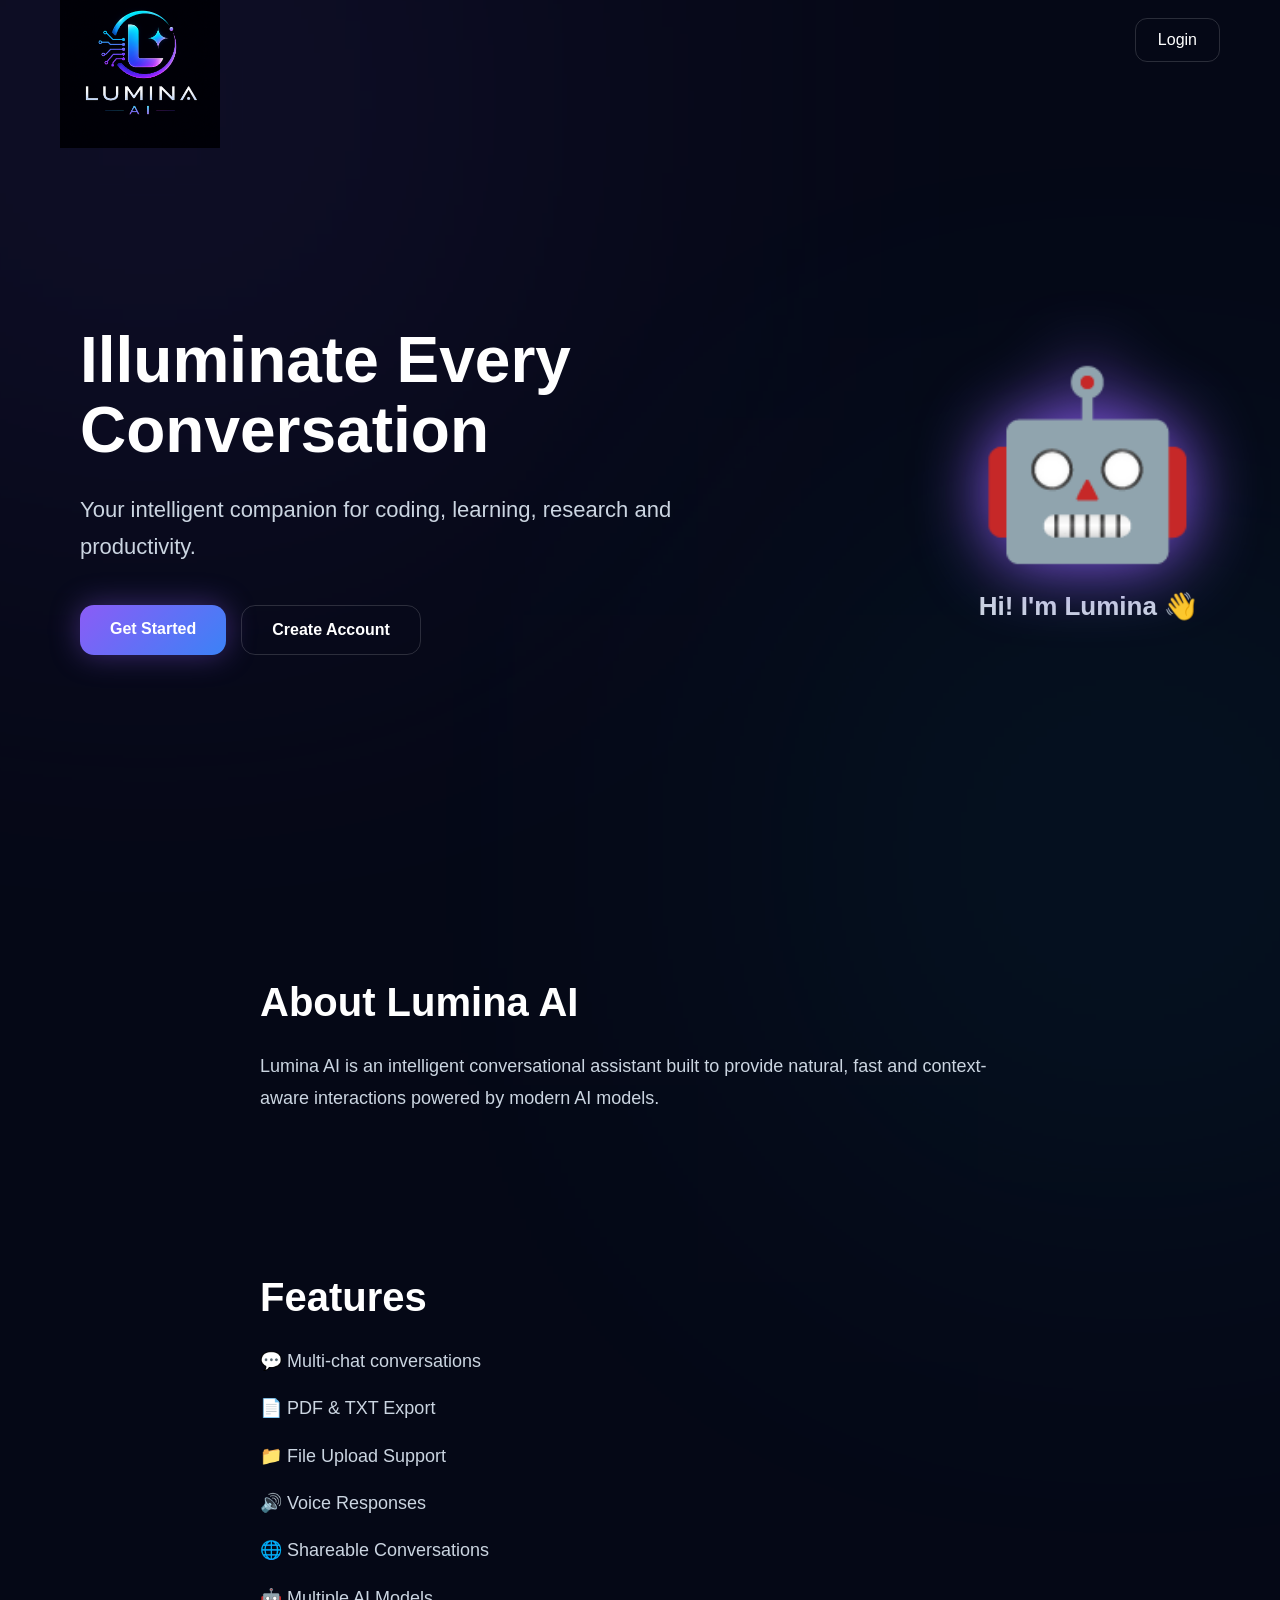
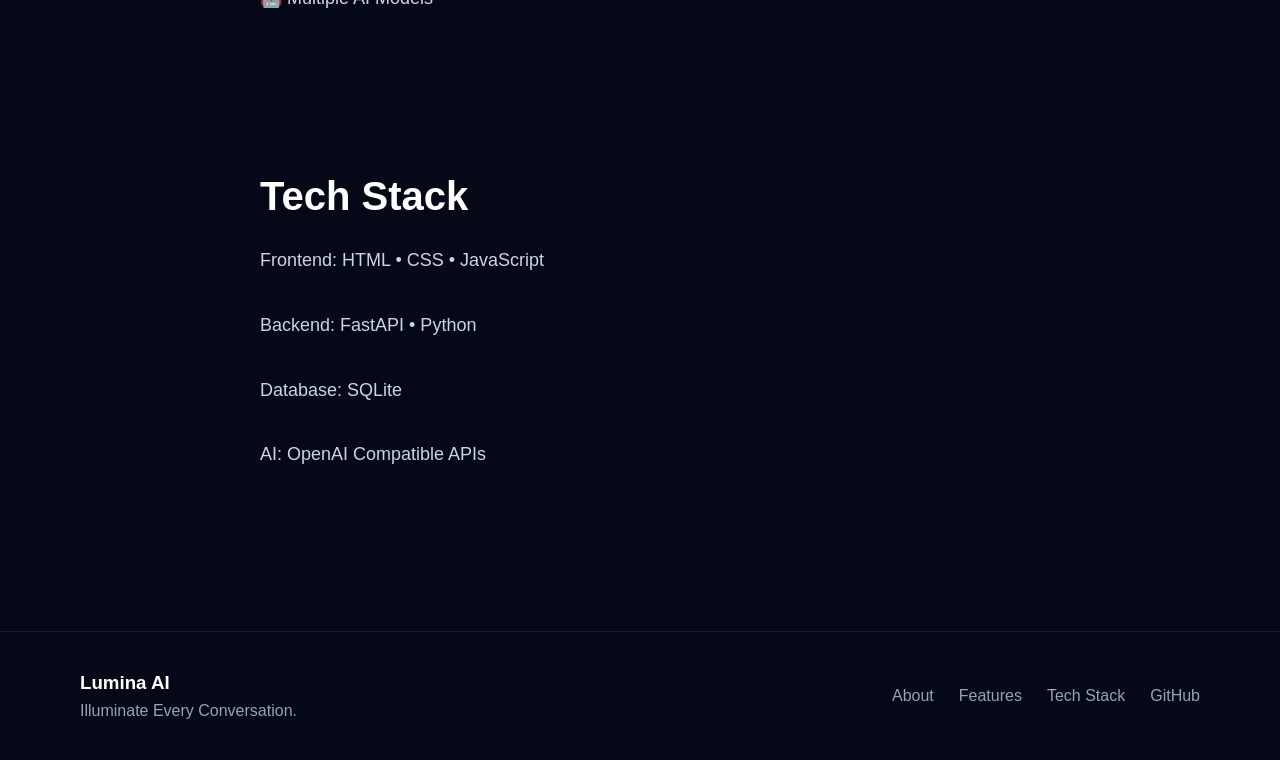
<file: frontend/home.html>
<!DOCTYPE html>
<html>

<head>

    <title>Lumina AI</title>

    <link
        rel="stylesheet"
        href="landing.css"
    >

</head>

<body>

    <nav>

        <div class="hero-logo">
    <img src="assets/logo.png" alt="Lumina AI">
</div>

        <a
            href="login.html"
            class="login-btn"
        >
            Login
        </a>

    </nav>

    <main>

        <div class="hero-left">

            <h1>

                Illuminate Every Conversation

            </h1>

            <p>

                Your intelligent companion
                for coding, learning,
                research and productivity.

            </p>

            <div class="hero-buttons">

                <a href="login.html">

                    Get Started

                </a>

                <a href="register.html">

                    Create Account

                </a>

            </div>

        </div>

        <div class="hero-right">

            <div class="robot">

                🤖

            </div>

            <h2 id="typing-text">

            </h2>

        </div>

    </main>

    <script src="landing.js"></script>
    <section id="about" class="info-section">

    <h2>About Lumina AI</h2>

    <p>
        Lumina AI is an intelligent conversational assistant
        built to provide natural, fast and context-aware
        interactions powered by modern AI models.
    </p>

</section>

<section id="features" class="info-section">

    <h2>Features</h2>

    <ul>

        <li>💬 Multi-chat conversations</li>

        <li>📄 PDF & TXT Export</li>

        <li>📁 File Upload Support</li>

        <li>🔊 Voice Responses</li>

        <li>🌐 Shareable Conversations</li>

        <li>🤖 Multiple AI Models</li>

    </ul>

</section>

<section id="tech" class="info-section">

    <h2>Tech Stack</h2>

    <p>

        Frontend:
        HTML • CSS • JavaScript

        <br><br>

        Backend:
        FastAPI • Python

        <br><br>

        Database:
        SQLite

        <br><br>

        AI:
        OpenAI Compatible APIs

    </p>

</section>

<footer>

    <div class="footer-container">

        <div class="footer-brand">

            <h3>Lumina AI</h3>

            <p>
                Illuminate Every Conversation.
            </p>

        </div>

        <div class="footer-links">

            <a href="#about">
                About
            </a>

            <a href="#features">
                Features
            </a>

            <a href="#tech">
                Tech Stack
            </a>

            <a href="https://github.com/YOUR_USERNAME/live-ai-assistant"
               target="_blank">
                GitHub
            </a>

        </div>

    </div>

</footer>
</body>

</html>
</file>
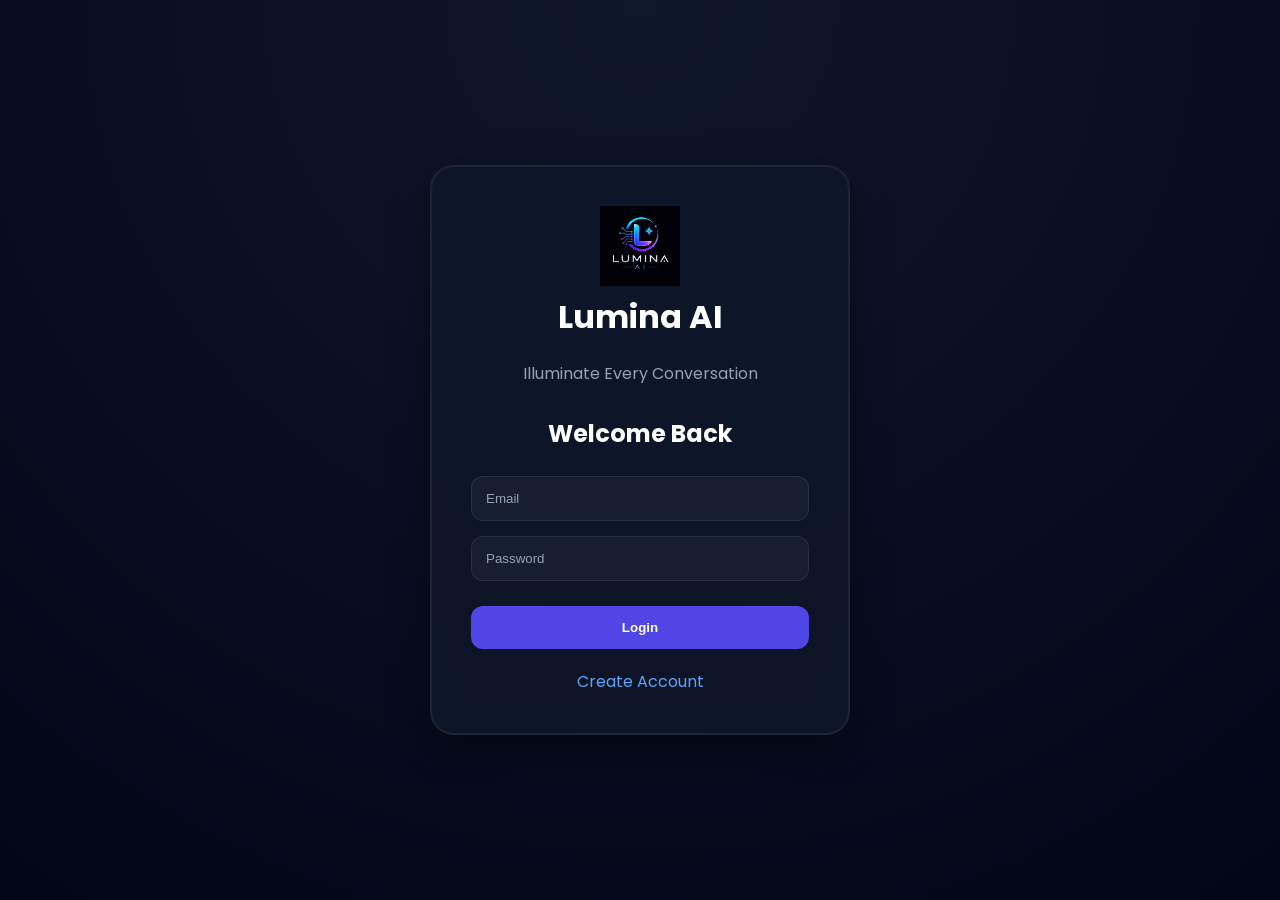
<file: frontend/login.html>
<!DOCTYPE html>
<html>

<head>
    <title>Login | Lumina AI</title>

    <link rel="stylesheet" href="auth.css">

    <link
        href="https://fonts.googleapis.com/css2?family=Poppins:wght@300;400;500;600;700&display=swap"
        rel="stylesheet"
    >
</head>

<div class="auth-page">

    <div class="auth-card">

        <div class="auth-logo">
    <img src="assets/logo.png" alt="Lumina AI">
    <h1>Lumina AI</h1>
</div>

        <p class="auth-subtitle">
            Illuminate Every Conversation
        </p>

        <h2>Welcome Back</h2>

        <input
            id="email"
            placeholder="Email"
        >

        <input
            id="password"
            type="password"
            placeholder="Password"
        >

        <button onclick="login()">
            Login
        </button>

        <a href="register.html">
            Create Account
        </a>

    </div>

</div>

<script src="script.js"></script>

</html>
</file>
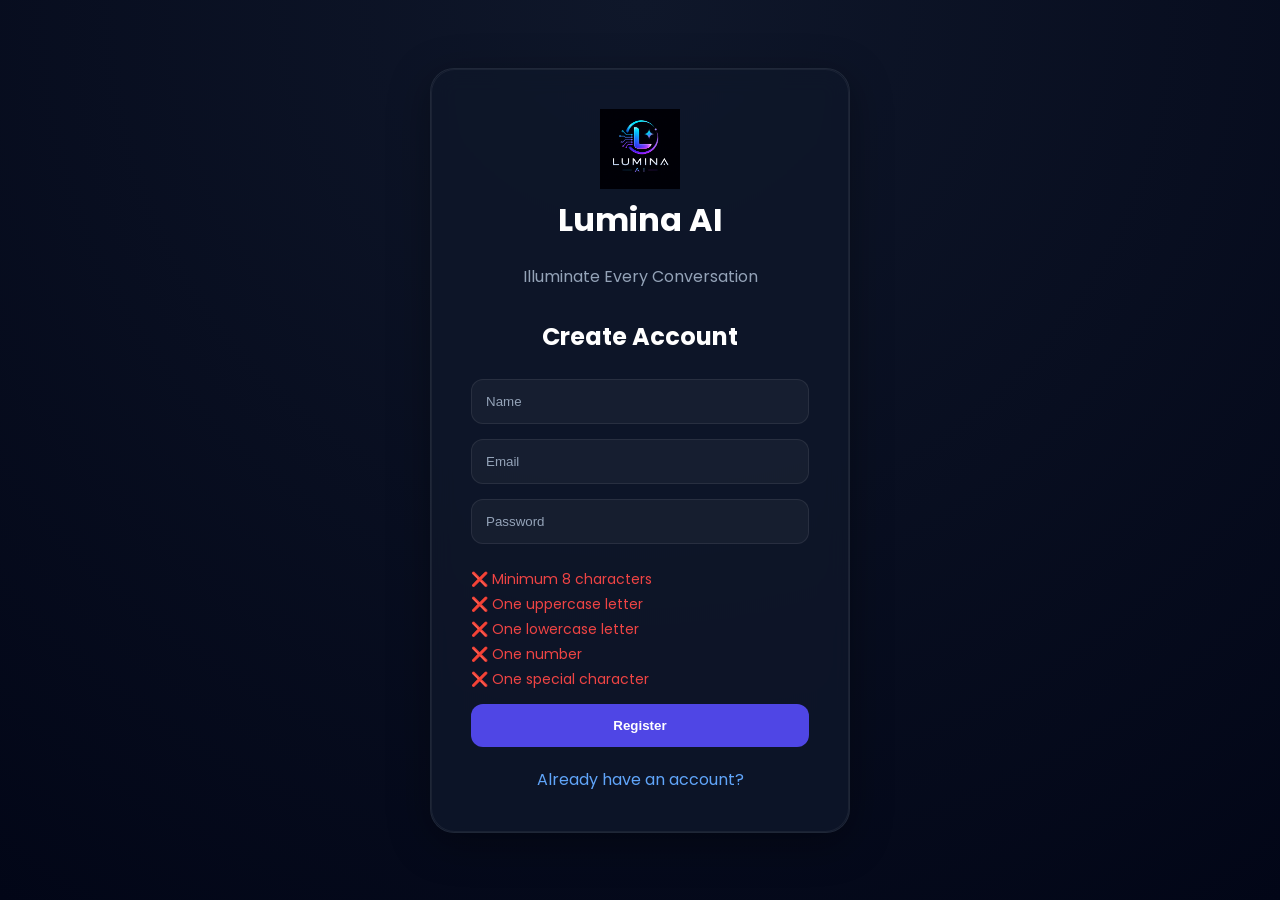
<file: frontend/register.html>
<!DOCTYPE html>
<html>

<head>
    <title>Register | Lumina AI</title>

    <link rel="stylesheet" href="auth.css">

    <link
        href="https://fonts.googleapis.com/css2?family=Poppins:wght@300;400;500;600;700&display=swap"
        rel="stylesheet"
    >
</head>

<div class="auth-page">

    <div class="auth-card">

        <div class="auth-logo">
    <img src="assets/logo.png" alt="Lumina AI">
    <h1>Lumina AI</h1>
</div>
        <p class="auth-subtitle">
            Illuminate Every Conversation
        </p>

        <h2>Create Account</h2>

        <input
            id="name"
            placeholder="Name"
        >

        <input
            id="email"
            placeholder="Email"
        >

        <input
            id="password"
            type="password"
            placeholder="Password"
        >

        <div id="password-rules">

    <p id="length-rule">❌ Minimum 8 characters</p>

    <p id="uppercase-rule">❌ One uppercase letter</p>

    <p id="lowercase-rule">❌ One lowercase letter</p>

    <p id="number-rule">❌ One number</p>

    <p id="special-rule">❌ One special character</p>

</div>  


        <button onclick="register()">
            Register
        </button>

        <a href="login.html">
            Already have an account?
        </a>

    </div>

</div>

<script src="script.js"></script>

</html>
</file>
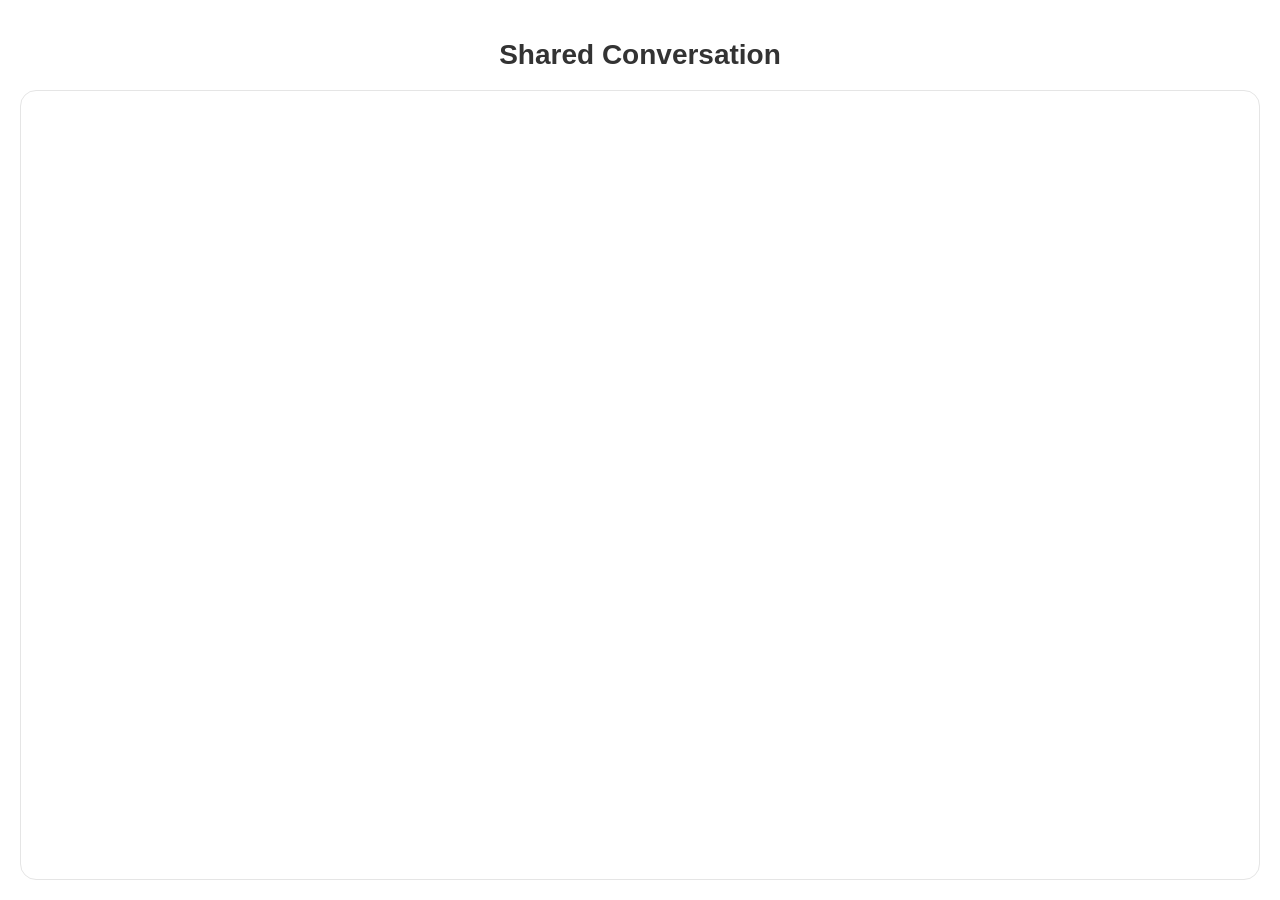
<file: frontend/share.html>
<!DOCTYPE html>
<html>

<head>

    <title>Shared Chat</title>

    <link
        rel="stylesheet"
        href="style.css"
    >

</head>

<body>

    <div class="container">

        <h1>
            Shared Conversation
        </h1>

        <div id="chat-box"></div>

    </div>

    <script>

        async function loadSharedChat() {

            const params =
                new URLSearchParams(
                    window.location.search
                );

            const token =
                params.get("token");

            const response =
                await fetch(
                    `http://127.0.0.1:8000/shared/${token}`
                );

            const messages =
                await response.json();

            const chatBox =
                document.getElementById(
                    "chat-box"
                );

            chatBox.innerHTML = "";

            messages.forEach(message => {

                const cls =
                    message.role === "user"
                    ? "user-message"
                    : "ai-message";

                chatBox.innerHTML += `
                    <div class="message ${cls}">

                        <div class="message-content">

                            <div class="bubble">
                                ${message.content}
                            </div>

                        </div>

                    </div>
                `;
            });
        }

        loadSharedChat();

    </script>

</body>

</html>
</file>
<file: frontend/landing.css>
* {
    margin: 0;
    padding: 0;
    box-sizing: border-box;
}

body {

    font-family: 'Poppins', sans-serif;

    background: #050816;

    color: white;

    min-height: 100vh;

    overflow-x: hidden;
}

/* Background Glow */

body::before {

    content: "";

    position: absolute;

    width: 600px;
    height: 600px;

    background: #8b5cf6;

    filter: blur(250px);

    opacity: 0.15;

    top: -200px;
    left: -150px;

    z-index: -1;
}

body::after {

    content: "";

    position: absolute;

    width: 500px;
    height: 500px;

    background: #06b6d4;

    filter: blur(220px);

    opacity: 0.12;

    bottom: -200px;
    right: -100px;

    z-index: -1;
}

/* NAVBAR */

nav {

    height: 80px;

    display: flex;

    justify-content: space-between;

    align-items: center;

    padding: 0 60px;
}

.hero-logo {
    margin-bottom: 25px;
    margin-top: 80px;
}

.hero-logo img {
    width: 160px;
    height: auto;
    object-fit: contain;
    display: block;
}

.login-btn {

    text-decoration: none;

    color: white;

    padding: 12px 22px;

    border-radius: 12px;

    border: 1px solid rgba(255,255,255,0.15);

    transition: 0.3s;
}

.login-btn:hover {

    background: rgba(255,255,255,0.08);
}

/* HERO */

main {

    height: calc(100vh - 80px);

    display: flex;

    align-items: center;

    justify-content: space-between;

    padding: 0 80px;
}

/* LEFT */

.hero-left {

    max-width: 650px;
}

.hero-left h1 {

    font-size: 64px;

    line-height: 1.1;

    margin-bottom: 25px;
}

.hero-left p {

    font-size: 22px;

    color: #cbd5e1;

    margin-bottom: 40px;

    line-height: 1.7;
}

.hero-buttons {

    display: flex;

    gap: 15px;
}

.hero-buttons a {

    text-decoration: none;

    color: white;

    padding: 15px 30px;

    border-radius: 14px;

    font-weight: 600;

    transition: 0.3s;
}

.hero-buttons a:first-child {

    background:
    linear-gradient(
        135deg,
        #8b5cf6,
        #3b82f6
    );

    box-shadow:
    0 0 30px rgba(
        139,
        92,
        246,
        0.4
    );
}

.hero-buttons a:last-child {

    border:
    1px solid rgba(
        255,
        255,
        255,
        0.15
    );
}

.hero-buttons a:hover {

    transform: translateY(-3px);
}

/* ROBOT */

.hero-right {

    text-align: center;
}

.robot {

    font-size: 180px;

    animation:
    float 3s ease-in-out infinite;

    filter:
    drop-shadow(
        0 0 35px #8b5cf6
    );
}

#typing-text {

    margin-top: 20px;

    font-size: 26px;

    color: #cbd5e1;
}

@keyframes float {

    0% {
        transform: translateY(0);
    }

    50% {
        transform: translateY(-20px);
    }

    100% {
        transform: translateY(0);
    }
}

.info-section{

    padding:80px 120px;

    max-width:1000px;

    margin:auto;
}

.info-section h2{

    font-size:40px;

    margin-bottom:25px;

    color:white;
}

.info-section p,
.info-section li{

    color:#cbd5e1;

    font-size:18px;

    line-height:1.8;
}

.info-section ul{

    list-style:none;

    display:flex;

    flex-direction:column;

    gap:15px;
}

/* FOOTER */

footer{

    margin-top:80px;

    border-top:
    1px solid rgba(
        255,
        255,
        255,
        0.08
    );

    padding:40px 80px;
}

.footer-container{

    display:flex;

    justify-content:space-between;

    align-items:center;

    flex-wrap:wrap;
}

.footer-brand h3{

    color:white;

    margin-bottom:8px;
}

.footer-brand p{

    color:#94a3b8;
}

.footer-links{

    display:flex;

    gap:25px;
}

.footer-links a{

    color:#94a3b8;

    text-decoration:none;

    transition:.3s;
}

.footer-links a:hover{

    color:white;
}
</file>
<file: frontend/auth.css>
*{
    margin:0;
    padding:0;
    box-sizing:border-box;
}

body{
    font-family:'Poppins',sans-serif;
}

.auth-page{

    min-height:100vh;

    display:flex;
    justify-content:center;
    align-items:center;

    background:
    radial-gradient(
        circle at top,
        #0f172a,
        #020617
    );

    overflow:hidden;
}

.auth-card{

    width:420px;

    padding:40px;

    border-radius:24px;

    background:
    rgba(15,23,42,0.85);

    backdrop-filter:blur(12px);

    border:
    1px solid rgba(255,255,255,0.08);

    box-shadow:
    0 10px 40px rgba(0,0,0,0.35);

    position:relative;
}

.auth-card::before{

    content:"";

    position:absolute;

    inset:0;

    border-radius:24px;

    border:1px solid rgba(255,255,255,0.06);

    pointer-events:none;
}

.auth-logo{
    text-align:center;
    margin-bottom:20px;
    color: white;
}

.auth-logo img{

    width:80px;

    height:80px;

    object-fit:contain;
}
.auth-subtitle{

    text-align:center;

    color:#94a3b8;

    margin-bottom:30px;
}

.auth-card h2{

    text-align:center;

    color:white;

    margin-bottom:25px;
}

.auth-card input{

    width:100%;

    margin-bottom:15px;

    padding:14px;

    border-radius:12px;

    border:1px solid rgba(255,255,255,0.08);

    background:
    rgba(255,255,255,0.04);

    color:white;

    outline:none;

    transition:.25s;
}

.auth-card input:focus{

    border-color:#6366f1;

    background:
    rgba(255,255,255,0.06);
}

.auth-card input::placeholder{

    color:#94a3b8;
}

.auth-card button{

    width:100%;

    padding:14px;

    border:none;

    border-radius:12px;

    cursor:pointer;

    font-weight:600;

    color:white;

    background:#4f46e5;

    margin-top:10px;

    transition:.3s;
}

.auth-card button:hover{

    background:#6366f1;

    transform:translateY(-2px);
}

.auth-card a{

    display:block;

    text-align:center;

    margin-top:20px;

    color:#60a5fa;

    text-decoration:none;
}

#password-rules{
    margin-top:10px;
    font-size:14px;
}

#password-rules p{
    margin:4px 0;
    color:#ef4444;
}

.valid{
    color:#22c55e !important;
}
</file>
<file: frontend/style.css>
.app-layout {

    display: flex;
    height: 100vh;
}

/* SIDEBAR */
.sidebar {
    width: 280px;
    height: 100vh;
    min-width: 280px;
    box-sizing: border-box;
    display: flex;
    flex-direction: column;
    background: #f8f9fa;
    border-right: 1px solid #e5e5e5;
    overflow: hidden;
}

#new-chat-btn {
    width: 100%;
    margin-bottom: 15px;
    background: white;
    color: black;
    border: 1px solid #ddd;
    border-radius: 12px;
    font-weight: 600;
    height: 52px;
}

.dark-mode #new-chat-btn {
    background: #2f2f2f;
    color: white;
    border: 1px solid #444;
}

#new-chat-btn:hover {

    background: #3a3a3a;
}

#chat-list {
    flex: 1;
    overflow-y: auto;
}

body {
    margin: 0;
    font-family: 'Poppins', sans-serif;
    background: #ffffff;
    color: #111;
}

.container {
    flex: 1;
    display: flex;
    flex-direction: column;
    height: 100vh;
    padding: 20px;
    box-sizing: border-box;
    overflow:hidden;
}

h1 {
    text-align: center;
    color: #333;
    font-size: 28px;
    font-weight: 600;
}

#chat-box {
    flex : 1;
    width : 100%;
    box-sizing: border-box;
    background:  white;
    border: 1px solid #e5e5e5;
    border-radius: 16px;
    padding: 20px;
    overflow-y: auto;
    min-height: 0;
}

.message {
    display: flex;
    margin: 12px 0;
}

.user-message {
    justify-content: flex-end;
}

.ai-message {
    justify-content: flex-start;
}

.bubble {
    max-width: 70%;
    padding: 12px 16px;
    border-radius: 18px;
    word-wrap: break-word;
}

.user-message .bubble {
    background:
    linear-gradient(
        135deg,
        #6366f1,
        #8b5cf6
    );
    color: white;
    border-radius: 20px;
}

.ai-message .bubble {
    background:
    rgba(255,255,255,0.18);
    backdrop-filter: blur(10px);
    color: white;
    border:
    1px solid rgba(255,255,255,0.15);
}

.input-area {
    display: flex;
    margin-top: 15px;
    gap: 10px;
    flex-shrink: 0;
}

#message {
    flex: 1;
    height: 52px;
    padding: 0 16px;
    border-radius: 14px;
    border: 1px solid #444;
    font-size: 15px;
    background: #202020;
    color: white;
}

#chat-search {
    height: 40px;
    width: 100%;
}

button {
    background:
    linear-gradient(
        135deg,
        #6366f1,
        #8b5cf6
    );
    color: white;
    padding: 10px 18px; 
    min-height: 42px; 
    border: none;
    border-radius: 14px;
    font-weight: 600;
    box-shadow:
    0 8px 20px rgba(
        99,
        102,
        241,
        0.3
    );
}

button:hover {
    background: #005ed1;
}

.loading {
    font-style: italic;
    color: gray;
}

/* Header */

.header {
    display: flex;
    justify-content: space-between;
    align-items: center;
    margin-bottom: 15px;
}

.chat-controls {
    display: flex;
    gap: 10px;
    margin-bottom: 15px;
    flex-wrap: wrap;
}

#model-select {
    height: 50px;
    padding: 0 12px;
    border-radius: 12px;
    border: 1px solid #ccc;
    font-size: 14px;
}

/* Dark Mode */

body.dark-mode {
    background: #0f0f0f;
    color: white;
}

.dark-mode .container {

    background: #0f0f0f;
}

body.dark-mode #chat-box {
    background: #181818;
    border: 1px solid #2d2d2d;
}

.dark-mode input {

    background: #202020;

    color: white;

    border: 1px solid #444;
}

body.dark-mode .sidebar {
    background: #171717;
    color: white;
    border-right: 1px solid #2d2d2d;
}

.dark-mode .chat-item:hover {

    background: #252525;
}

.dark-mode .active-chat {

    background: #2a2a2a;
    color : white;

    border-left: 4px solid #10a37f;
}

.dark-mode .ai-message .bubble {

    background: #2d2d2d;

    color: white;
}

.dark-mode h1 {

    color: #ececec;
}

.avatar {
    width: 40px;
    height: 40px;
    border-radius: 50%;
    font-size: 22px;
    display: flex;
    align-items: center;
    justify-content: center;
    margin: 0 10px;
}

.user-avatar {
    background: #0078ff;
    color: white;
}

.ai-avatar {
    background: #444;
    color: white;
}

.message-content {
    display: flex;
    flex-direction: column;
}

.timestamp {
    font-size: 12px;
    color: gray;
    margin-top: 4px;
}

@keyframes fadeIn {

    from {
        opacity: 0;
        transform: translateY(10px);
    }

    to {
        opacity: 1;
        transform: translateY(0);
    }
}

.message {
    animation: fadeIn 0.3s ease;
}

.loading {
    display: flex;
    gap: 5px;
    align-items: center;
}

.loading span {

    width: 8px;
    height: 8px;

    border-radius: 50%;

    background: gray;

    animation: bounce 1.4s infinite;
}

.loading span:nth-child(2) {
    animation-delay: 0.2s;
}

.loading span:nth-child(3) {
    animation-delay: 0.4s;
}

@keyframes bounce {

    0%, 80%, 100% {
        transform: scale(0);
    }

    40% {
        transform: scale(1);
    }
}

button {
    cursor: pointer;
    transition: all 0.2s ease;
}

button:hover {

    transform: translateY(-2px);
}

button:active {

    transform: scale(0.98);
}

/* Mobile Responsive */

@media (max-width: 768px) {

    .container {

        width: 95%;
        height: 95vh;

        margin: 10px auto;
    }

    h1 {

        font-size: 24px;
        text-align: center;
    }

    #chat-box {
        padding: 10px;
    }

    .bubble {

        max-width: 85%;
        font-size: 14px;
    }

    .input-area {

        flex-direction: column;
        gap: 10px;
    }

    .input-area input {

        width: 100%;
    }

    .input-area button {

        width: 100%;
    }

    .avatar {

        width: 35px;
        height: 35px;

        font-size: 18px;
    }
}

.chat-actions {

    display: flex;

    gap: 5px;

    opacity: 0;

    transition: 0.2s;
}

.chat-actions button {
    padding: 4px 8px;
    font-size: 14px;
}

#chat-list h3 {

    margin-top: 18px;

    margin-bottom: 10px;

    font-size: 12px;

    text-transform: uppercase;

    letter-spacing: 1px;

    color: #8e8ea0;
}

.chat-item:hover .chat-actions {

    opacity: 1;
}

#chat-search {
    width: 100%;
    height: 40px;
    padding: 0 12px;
    margin-bottom: 14px;
    border-radius: 10px;
    border: 1px solid #ccc;
    background: white;
    color: black;
    box-sizing: border-box;
}

.dark-mode #chat-search {

    background: #222;

    color: white;

    border: 1px solid #555;
}

.chat-item {
    display: flex;
    justify-content: space-between;
    align-items: center;
    padding: 12px;
    border-radius: 12px;
    cursor: pointer;
    background: transparent;
    transition: all 0.2s ease;
    width: 100%;
}

.chat-item span {
    flex:1;
    overflow:hidden;
    text-overflow:ellipsis;
    white-space:nowrap;
}

.chat-item:hover {

    background: #2a2a2a;
}

.active-chat {

    background: #e8f3ff;

    color: black;

    border-left: 4px solid #10a37f;
}

#drop-zone {

    display: none;

    border: 2px dashed #888;

    border-radius: 12px;

    padding: 30px;

    text-align: center;

    margin-bottom: 15px;

    color: #888;

    background: rgba(0,0,0,0.03);
}

#drop-zone.active {

    display: block;

    border-color: #0078ff;

    color: #0078ff;
}

.dark-mode #drop-zone {

    background: rgba(255,255,255,0.05);
}

#upload-progress-container {

    width: 100%;

    height: 8px;

    background: #ddd;

    border-radius: 10px;

    overflow: hidden;

    margin-top: 10px;

    display: block;
}

#upload-progress-bar {

    width: 0%;

    height: 100%;

    background: #0078ff;

    transition: width 0.2s ease;
}

.dark-mode #upload-progress-container {

    background: #333;
}

pre {
    position: relative;
}

.copy-btn {

    border: none;

    padding: 5px 10px;

    cursor: pointer;

    border-radius: 6px;

    font-size: 12px;

    background: #333;

    color: white;
}

.code-header {

    display: flex;

    justify-content: space-between;

    align-items: center;

    padding: 8px 12px;

    background: #1e1e1e;

    color: white;

    font-size: 12px;

    font-weight: bold;

    border-radius: 8px 8px 0 0;
}

.regen-btn {

    margin-top: 8px;

    border: none;

    background: transparent;

    cursor: pointer;

    font-size: 12px;

    opacity: 0.7;
}

.regen-btn:hover {

    opacity: 1;
}
.logo {
    display: flex;
    align-items: center;
    gap: 12px;
}

.logo img {
    width: 42px;
    height: 42px;
    object-fit: contain;
}

.logo span {
    font-size: 24px;
    font-weight: 700;
    color: #111;
}

body.dark-mode .logo span {
    color: white;
}

.chat-title {
    font-size: 24px;
    font-weight: 700;
    color: #111;
}

body.dark-mode .chat-title {
    color: white;
}

#send-btn,
#new-chat-btn {
    min-height: 50px;
}

#welcome-screen {
    min-height: 100%;
    display: flex;
    flex-direction: column;
    justify-content: center;
    align-items: center;
    text-align: center;
    color: inherit;
}

.welcome-robot {
    font-size: 150px !important;
    display: block !important;
    visibility: visible !important;
    opacity: 1 !important;
    animation: floatBot 3s ease-in-out infinite;
}

#welcome-screen h2 {
    margin-top: 20px;
    font-size: 32px;
}

#welcome-screen p {
    max-width: 600px;
    color: #888;
    margin-bottom: 25px;
}

.suggested-prompts {

    display: flex;

    flex-wrap: wrap;

    gap: 12px;

    justify-content: center;
}

.suggested-prompts button {

    padding: 12px 18px;

    border-radius: 12px;
}

@keyframes floatBot {

    0% {
        transform: translateY(0px);
    }

    50% {
        transform: translateY(-10px);
    }

    100% {
        transform: translateY(0px);
    }
}

.profile-section {

    display: flex;
    flex-direction: column;
    gap: 10px;
    border-top: 1px solid #333;
    margin-top: auto;
    padding-top: 15px;
}

.profile-modal {

    position: fixed;

    inset: 0;

    background: rgba(0,0,0,0.6);

    display: none;

    justify-content: center;
    align-items: center;

    z-index: 9999;
}

.profile-card {
    width: 400px;
    padding: 25px;
    border-radius: 20px;
    background: white;
    border: 1px solid #ddd;
    display: flex;
    flex-direction: column;
    gap: 12px;
}

body.dark-mode .profile-card {
    background: #181818;
    border: 1px solid #333;
    color: white;
}

.profile-card h2 {
    text-align: center;
}

.profile-card input {
    width: 100%;
    padding: 12px;
    box-sizing: border-box;
}

body.dark-mode .profile-card input {
    background: #222;
    color: white;
    border: 1px solid #444;
}

html,
body {
    margin: 0;
    height: 100%;
    overflow: hidden;
}

#profile-btn {
    background: linear-gradient(135deg,#6366f1,#8b5cf6);
    color: white !important;
    font-weight: 600;
}

.model-cards {
    display: grid;
    grid-template-columns: repeat(2, 1fr);
    gap: 15px;
    margin-top: 30px;
    width: 100%;
    max-width: 700px;
}

.model-card {
    background: white;
    border: 1px solid #e5e5e5;
    border-radius: 16px;
    padding: 18px;
    cursor: pointer;
    transition: all 0.25s ease;
    text-align: left;
}

.model-card:hover {
    transform: translateY(-4px);
    box-shadow: 0 10px 25px rgba(0,0,0,0.1);
}

.model-icon {
    font-size: 28px;
    margin-bottom: 10px;
}

.model-card h3 {
    margin: 0;
    font-size: 18px;
}

.model-card p {
    margin-top: 6px;
    color: #666;
    font-size: 14px;
}

/* Dark Mode */

body.dark-mode .model-card {
    background: #202020;
    border: 1px solid #333;
}

body.dark-mode .model-card p {
    color: #aaa;
}

.generated-image {
    max-width: 600px;
    width: 100%;
    border-radius: 16px;
    margin-top: 10px;
}
</file>
